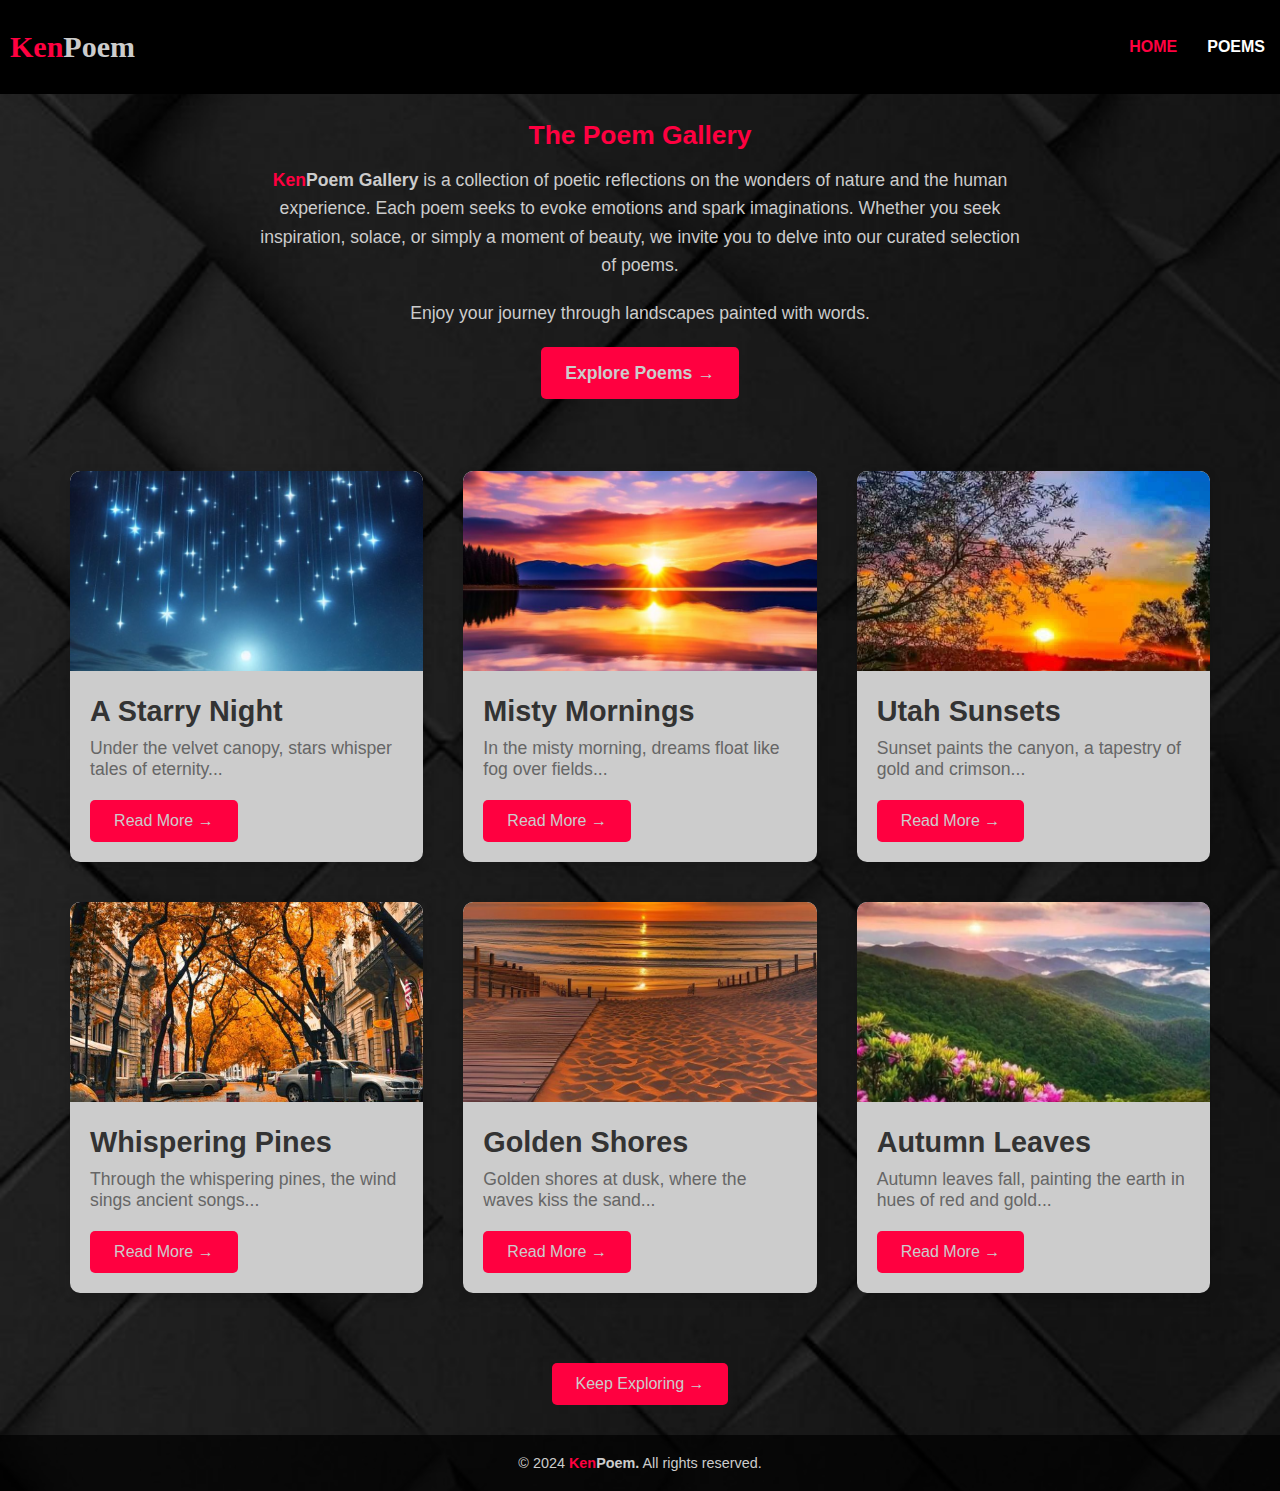
<file: index.html>
<!DOCTYPE html>
<html lang="en">
<head>
    <meta charset="UTF-8">
    <meta name="viewport" content="width=device-width, initial-scale=1.0">
    <title>KenPoem - Explore Poems</title>
    <link rel="stylesheet" href="styles.css">
    <script>
        document.addEventListener('DOMContentLoaded', function() {
            const mobileMenu = document.getElementById('mobile-menu');
            const menuIcon = document.getElementById('menu-icon');
            const menuItems = mobileMenu.querySelector('ul');
        
            menuIcon.addEventListener('click', function() {
                menuItems.classList.toggle('active');
            });
        });
    </script>
</head>
<body>
    <header>
        <div class="logo">
            <!-- <img src="images/icon.png" alt="Your Logo"> -->
             <p><span>Ken</span>Poem</p>
        </div>
        <nav id="mobile-menu">
            <div id="menu-icon">
                <div class="bar bar1"></div>
                <div class="bar bar2"></div>
                <div class="bar bar3"></div>
            </div>
            <ul>
                <li><a href="index.html" class="current">Home</a></li>
                <li><a href="poems.html">Poems</a></li>
            </ul>
        </nav>
    </header>
    

    <div class="intro">
        <h2>The Poem Gallery</h2>
        <p><b><span style="color: #ff0040;">Ken</span>Poem Gallery</b> is a collection of poetic reflections on the wonders of nature and the human experience. Each poem seeks to evoke emotions and spark imaginations. Whether you seek inspiration, solace, or simply a moment of beauty, we invite you to delve into our curated selection of poems.</p>
        <p>Enjoy your journey through landscapes painted with words.</p>
        <a href="#poems" class="read-more-btn">Explore Poems →</a>
    </div>

    <div class="card-container" id="poems">
        <div class="card">
            <img src="/images/47.jpeg" alt="Poem 1 Image">
            <div class="card-content">
                <h2>A Starry Night</h2>
                <p>Under the velvet canopy, stars whisper tales of eternity...</p>
                <a href="#" class="read-more-btn">Read More →</a>
            </div>
        </div>
        <div class="card">
            <img src="/images/36.jpeg" alt="Poem 2 Image">
            <div class="card-content">
                <h2>Misty Mornings</h2>
                <p>In the misty morning, dreams float like fog over fields...</p>
                <a href="#" class="read-more-btn">Read More →</a>
            </div>
        </div>
        <div class="card">
            <img src="images/9.jpeg" alt="Poem 3 Image">
            <div class="card-content">
                <h2>Utah Sunsets</h2>
                <p>Sunset paints the canyon, a tapestry of gold and crimson...</p>
                <a href="#" class="read-more-btn">Read More →</a>
            </div>
        </div>
        <div class="card">
            <img src="images/29.jpeg" alt="Poem 4 Image">
            <div class="card-content">
                <h2>Whispering Pines</h2>
                <p>Through the whispering pines, the wind sings ancient songs...</p>
                <a href="#" class="read-more-btn">Read More →</a>
            </div>
        </div>
        <div class="card">
            <img src="images/38.jpeg" alt="Poem 5 Image">
            <div class="card-content">
                <h2>Golden Shores</h2>
                <p>Golden shores at dusk, where the waves kiss the sand...</p>
                <a href="#" class="read-more-btn">Read More →</a>
            </div>
        </div>
        <div class="card">
            <img src="images/40.jpeg" alt="Poem 6 Image">
            <div class="card-content">
                <h2>Autumn Leaves</h2>
                <p>Autumn leaves fall, painting the earth in hues of red and gold...</p>
                <a href="#" class="read-more-btn">Read More →</a>
            </div>
        </div>
    </div>

    <a href="poems.html" class="read-more-btn" style="margin: 30px auto;">Keep Exploring →</a>

    <footer class="footer">
        <div class="footer-content">
            <p>&copy; 2024 <b><span style="color: #ff0040;">Ken</span>Poem.</b> All rights reserved.</p>
        </div>
    </footer>
    <script>
        document.addEventListener("DOMContentLoaded", function() {
            const exploreBtn = document.querySelector('.read-more-btn');

            exploreBtn.addEventListener('click', function(event) {
                event.preventDefault();
                const targetId = this.getAttribute('href').substring(1);
                const targetElement = document.getElementById(targetId);
                const offsetTop = targetElement.offsetTop;
                
                window.scrollTo({
                    top: offsetTop,
                    behavior: 'smooth'
                });
            });
        });
    </script>
</body>
</html>
</file>
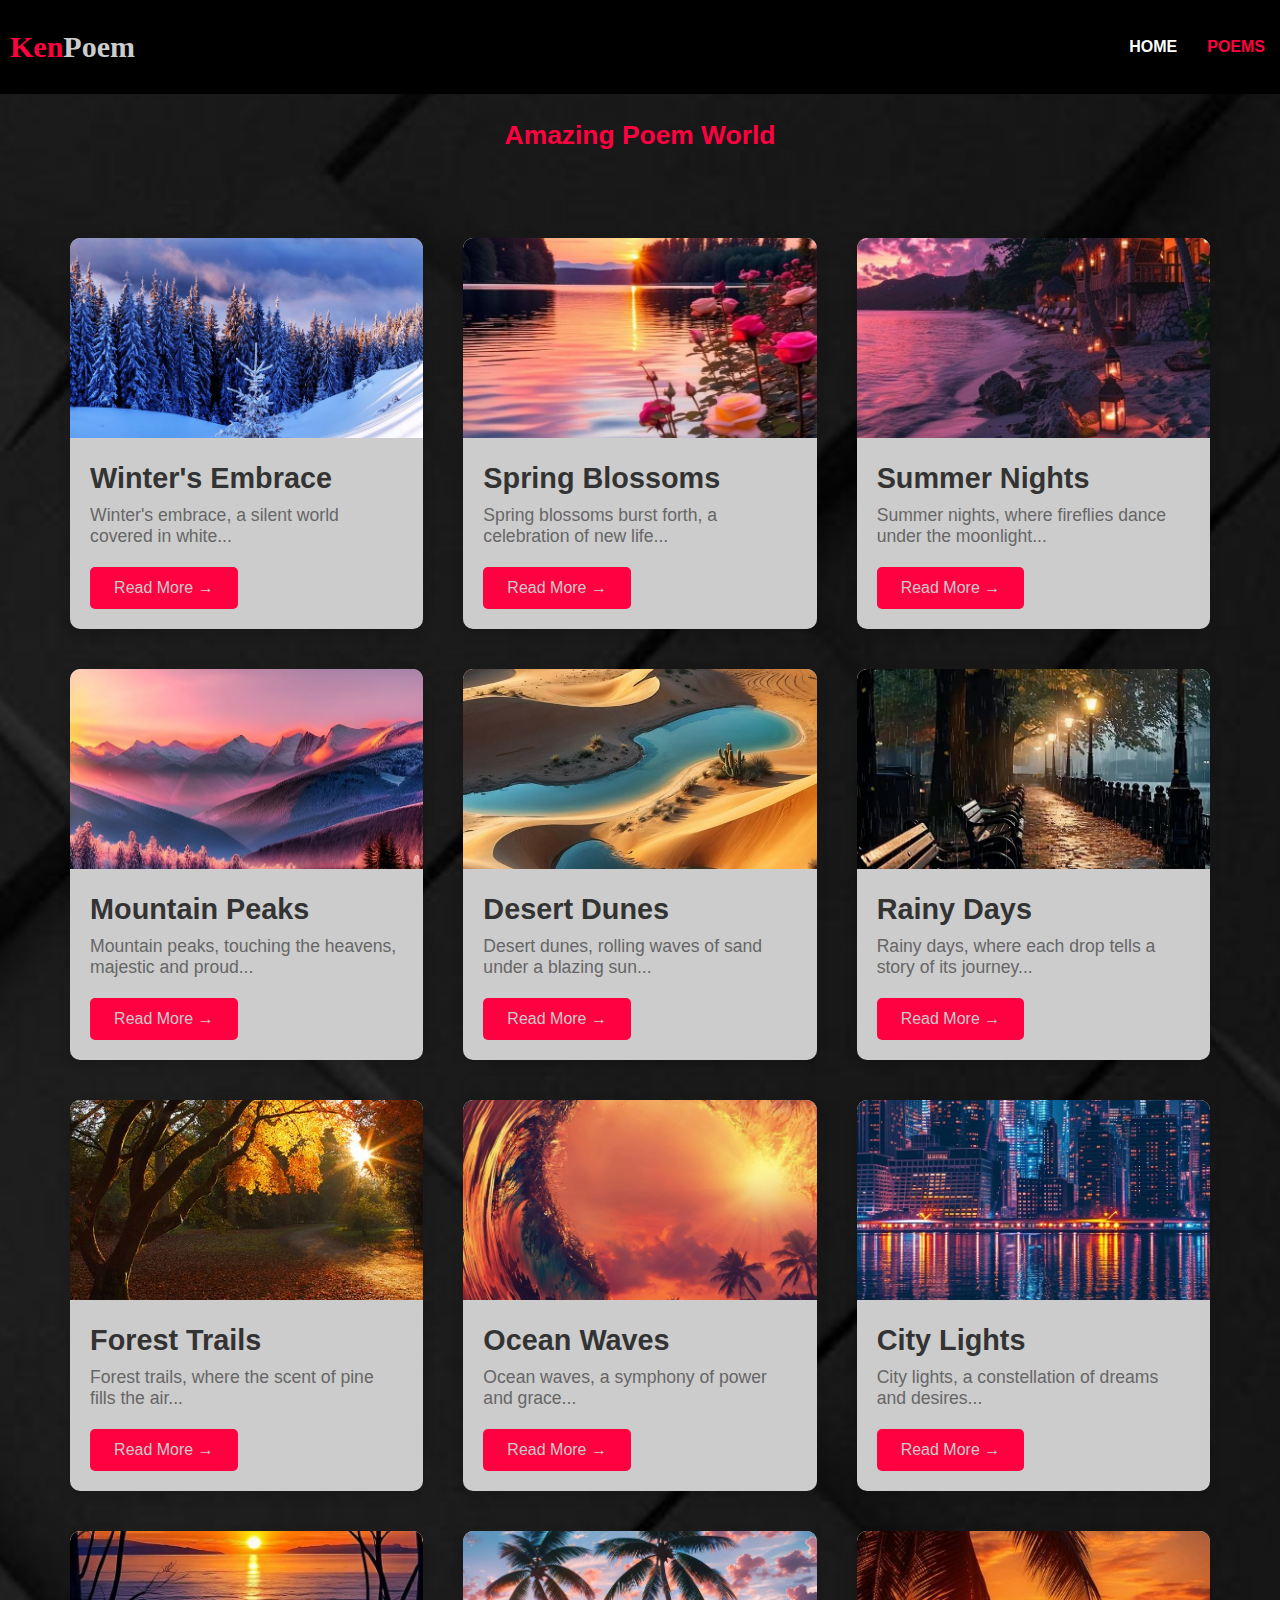
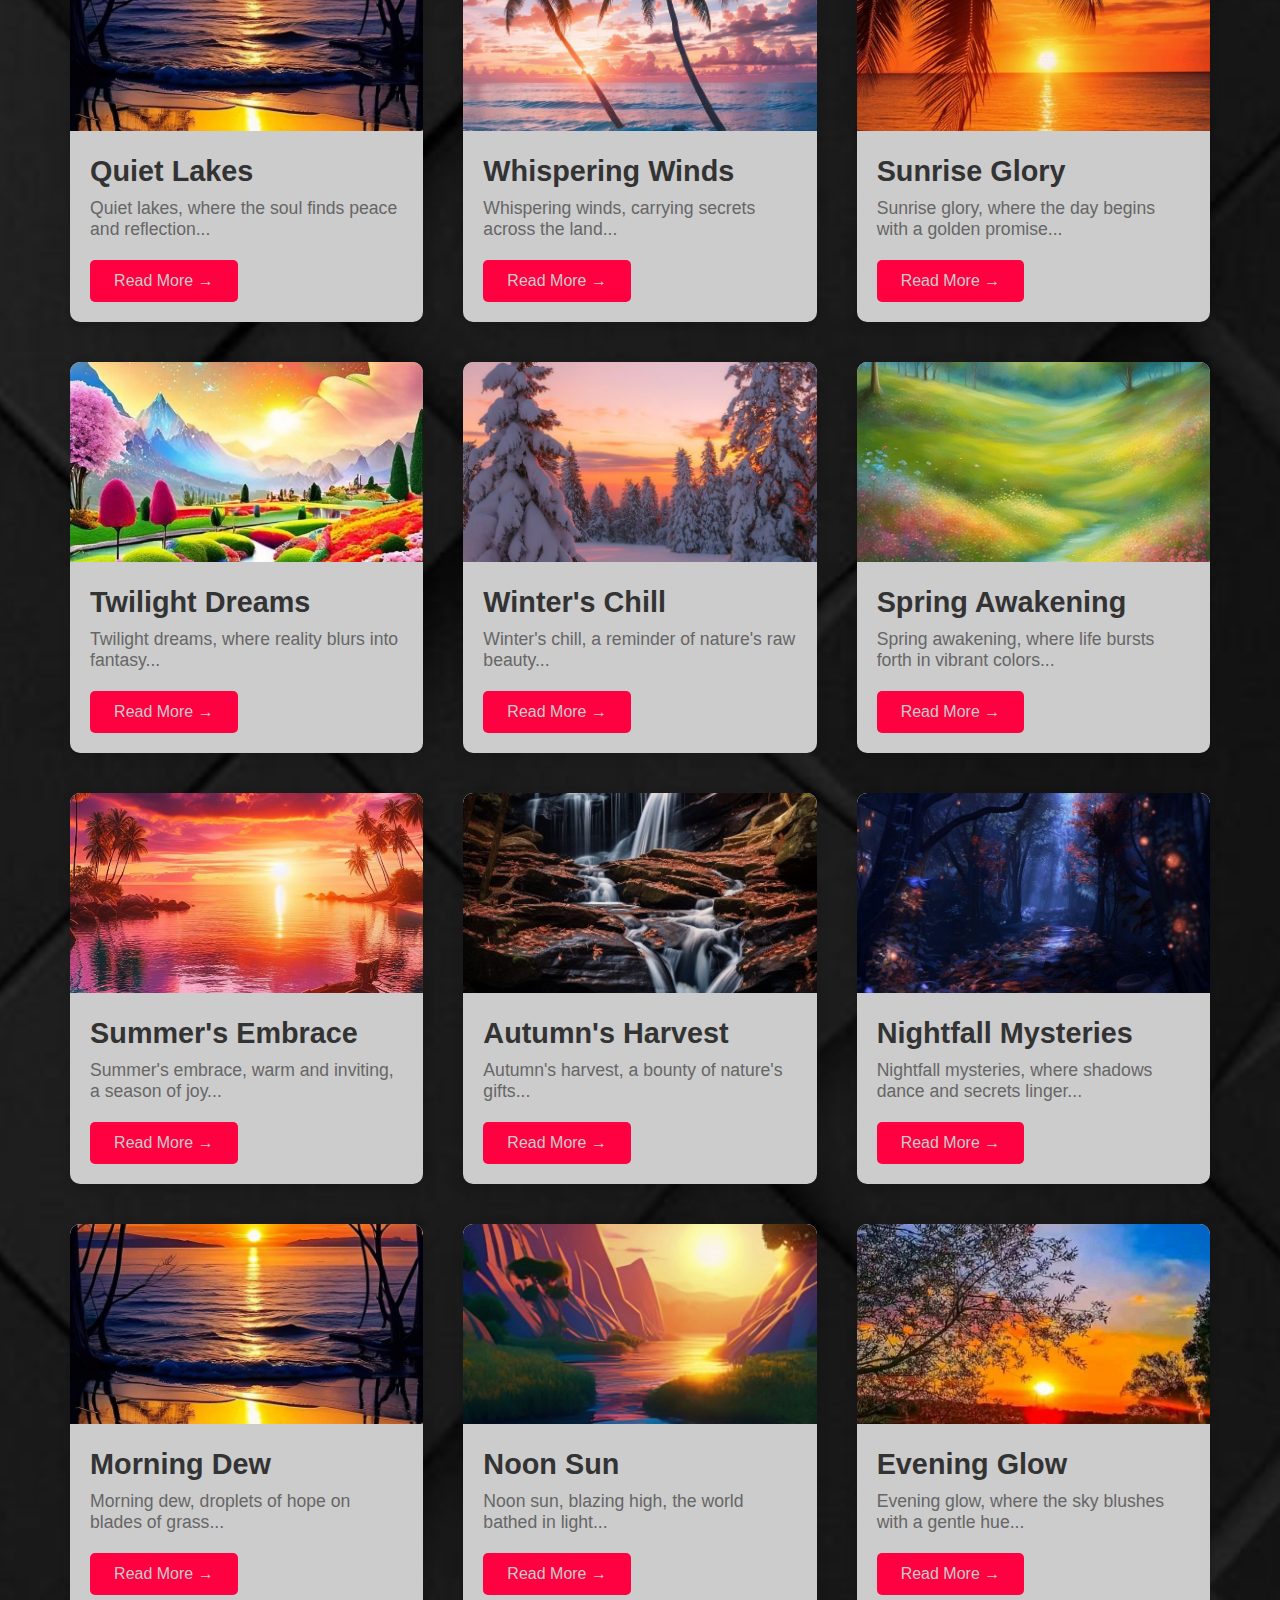
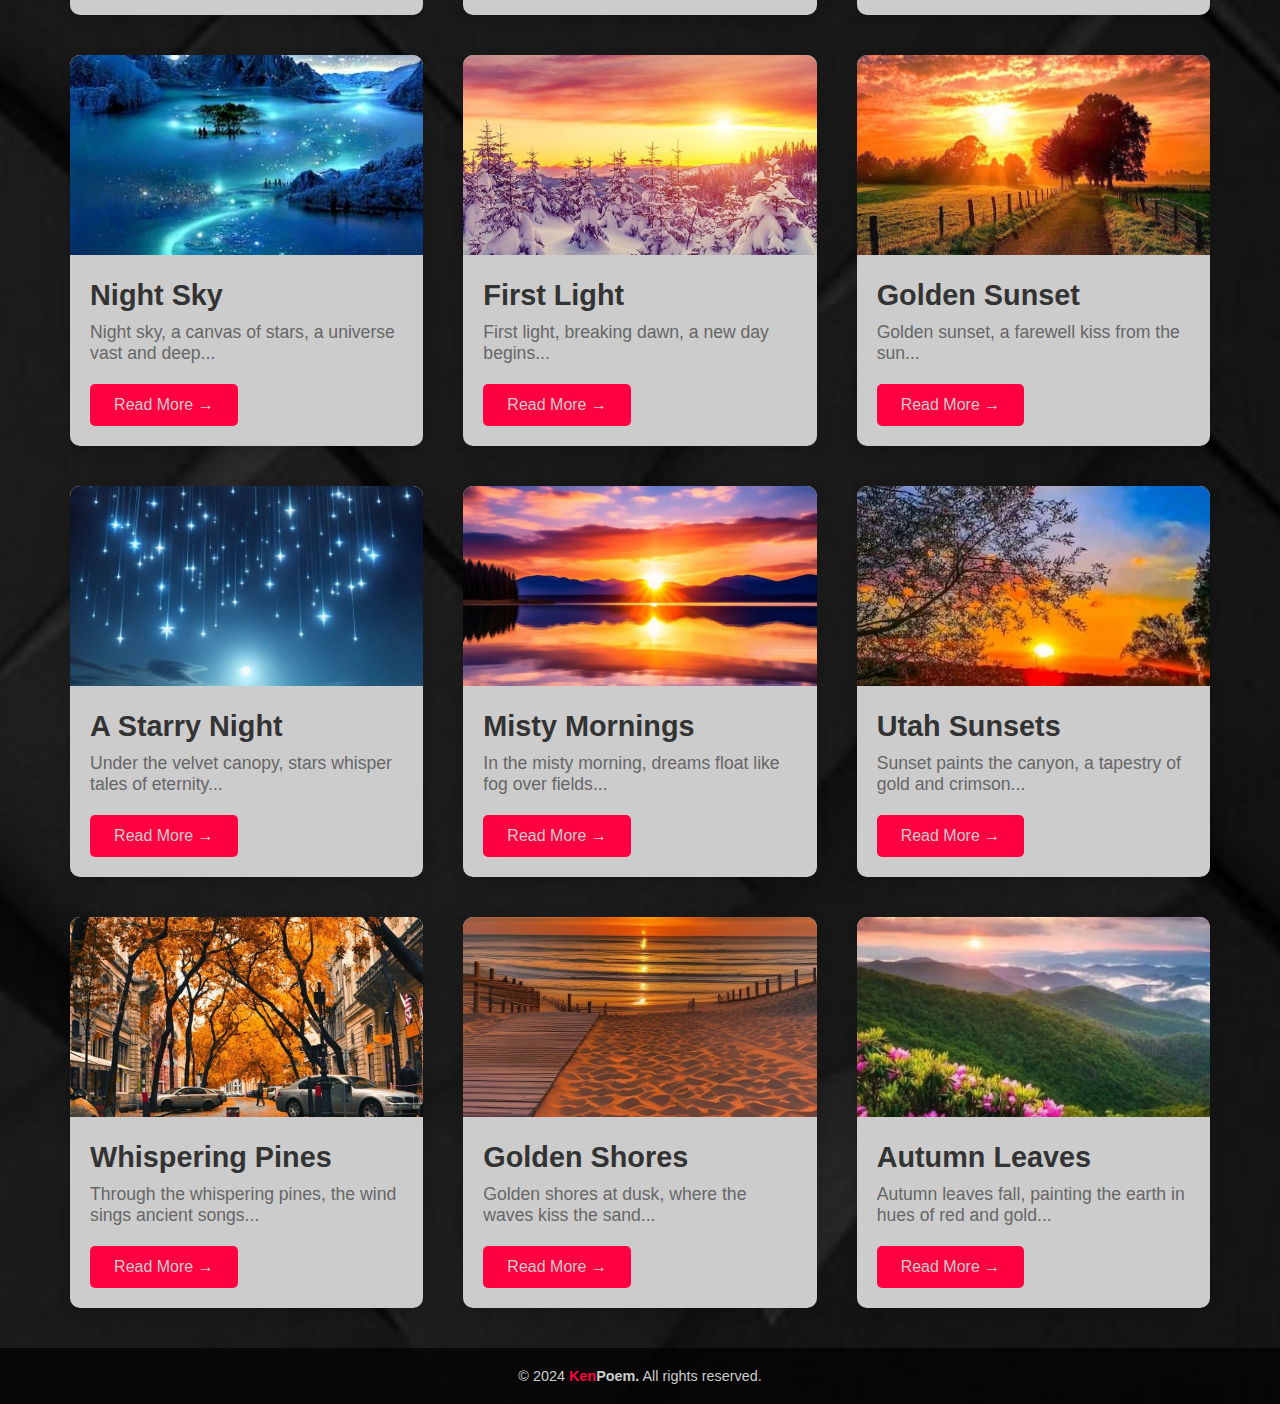
<file: poems.html>
<!DOCTYPE html>
<html lang="en">
<head>
    <meta charset="UTF-8">
    <meta name="viewport" content="width=device-width, initial-scale=1.0">
    <title>KenPoem - Explore Poems</title>
    <link rel="stylesheet" href="styles.css">
    <script>
        document.addEventListener('DOMContentLoaded', function() {
            const mobileMenu = document.getElementById('mobile-menu');
            const menuIcon = document.getElementById('menu-icon');
            const menuItems = mobileMenu.querySelector('ul');
        
            menuIcon.addEventListener('click', function() {
                menuItems.classList.toggle('active');
            });
        });
    </script>
</head>
<body>
    <header>
        <div class="logo">
            <!-- <img src="images/icon.png" alt="Your Logo"> -->
             <p><span>Ken</span>Poem</p>
        </div>
        <nav id="mobile-menu">
            <div id="menu-icon">
                <div class="bar bar1"></div>
                <div class="bar bar2"></div>
                <div class="bar bar3"></div>
            </div>
            <ul>
                <li><a href="index.html">Home</a></li>
                <li><a href="poems.html" class="current">Poems</a></li>
            </ul>
        </nav>
    </header>
    

    <div class="intro">
        <h2 style="font-family: 'Trebuchet MS', sans-serif;">Amazing Poem World</h2>
    </div>

    <div class="card-container" id="poems">
        <div class="card">
            <img src="images/44.jpeg" alt="Poem 7 Image">
            <div class="card-content">
                <h2>Winter's Embrace</h2>
                <p>Winter's embrace, a silent world covered in white...</p>
                <a href="#" class="read-more-btn">Read More →</a>
            </div>
        </div>
        <div class="card">
            <img src="images/3.jpeg" alt="Poem 8 Image">
            <div class="card-content">
                <h2>Spring Blossoms</h2>
                <p>Spring blossoms burst forth, a celebration of new life...</p>
                <a href="#" class="read-more-btn">Read More →</a>
            </div>
        </div>
        <div class="card">
            <img src="images/6.jpeg" alt="Poem 9 Image">
            <div class="card-content">
                <h2>Summer Nights</h2>
                <p>Summer nights, where fireflies dance under the moonlight...</p>
                <a href="#" class="read-more-btn">Read More →</a>
            </div>
        </div>
        <div class="card">
            <img src="images/45.jpeg" alt="Poem 10 Image">
            <div class="card-content">
                <h2>Mountain Peaks</h2>
                <p>Mountain peaks, touching the heavens, majestic and proud...</p>
                <a href="#" class="read-more-btn">Read More →</a>
            </div>
        </div>
        <div class="card">
            <img src="images/46.jpeg" alt="Poem 11 Image">
            <div class="card-content">
                <h2>Desert Dunes</h2>
                <p>Desert dunes, rolling waves of sand under a blazing sun...</p>
                <a href="#" class="read-more-btn">Read More →</a>
            </div>
        </div>
        <div class="card">
            <img src="images/24.jpeg" alt="Poem 12 Image">
            <div class="card-content">
                <h2>Rainy Days</h2>
                <p>Rainy days, where each drop tells a story of its journey...</p>
                <a href="#" class="read-more-btn">Read More →</a>
            </div>
        </div>
        <div class="card">
            <img src="images/22.jpeg" alt="Poem 13 Image">
            <div class="card-content">
                <h2>Forest Trails</h2>
                <p>Forest trails, where the scent of pine fills the air...</p>
                <a href="#" class="read-more-btn">Read More →</a>
            </div>
        </div>
        <div class="card">
            <img src="images/48.jpeg" alt="Poem 14 Image">
            <div class="card-content">
                <h2>Ocean Waves</h2>
                <p>Ocean waves, a symphony of power and grace...</p>
                <a href="#" class="read-more-btn">Read More →</a>
            </div>
        </div>
        <div class="card">
            <img src="images/51.jpeg" alt="Poem 15 Image">
            <div class="card-content">
                <h2>City Lights</h2>
                <p>City lights, a constellation of dreams and desires...</p>
                <a href="#" class="read-more-btn">Read More →</a>
            </div>
        </div>
        <div class="card">
            <img src="images/7.jpeg" alt="Poem 16 Image">
            <div class="card-content">
                <h2>Quiet Lakes</h2>
                <p>Quiet lakes, where the soul finds peace and reflection...</p>
                <a href="#" class="read-more-btn">Read More →</a>
            </div>
        </div>
        <div class="card">
            <img src="images/16.jpeg" alt="Poem 17 Image">
            <div class="card-content">
                <h2>Whispering Winds</h2>
                <p>Whispering winds, carrying secrets across the land...</p>
                <a href="#" class="read-more-btn">Read More →</a>
            </div>
        </div>
        <div class="card">
            <img src="images/4.jpeg" alt="Poem 18 Image">
            <div class="card-content">
                <h2>Sunrise Glory</h2>
                <p>Sunrise glory, where the day begins with a golden promise...</p>
                <a href="#" class="read-more-btn">Read More →</a>
            </div>
        </div>
        <div class="card">
            <img src="images/52.jpeg" alt="Poem 19 Image">
            <div class="card-content">
                <h2>Twilight Dreams</h2>
                <p>Twilight dreams, where reality blurs into fantasy...</p>
                <a href="#" class="read-more-btn">Read More →</a>
            </div>
        </div>
        <div class="card">
            <img src="images/31.jpeg" alt="Poem 20 Image">
            <div class="card-content">
                <h2>Winter's Chill</h2>
                <p>Winter's chill, a reminder of nature's raw beauty...</p>
                <a href="#" class="read-more-btn">Read More →</a>
            </div>
        </div>
        <div class="card">
            <img src="images/53.jpeg" alt="Poem 21 Image">
            <div class="card-content">
                <h2>Spring Awakening</h2>
                <p>Spring awakening, where life bursts forth in vibrant colors...</p>
                <a href="#" class="read-more-btn">Read More →</a>
            </div>
        </div>
        <div class="card">
            <img src="images/54.jpeg" alt="Poem 22 Image">
            <div class="card-content">
                <h2>Summer's Embrace</h2>
                <p>Summer's embrace, warm and inviting, a season of joy...</p>
                <a href="#" class="read-more-btn">Read More →</a>
            </div>
        </div>
        <div class="card">
            <img src="images/55.jpeg" alt="Poem 23 Image">
            <div class="card-content">
                <h2>Autumn's Harvest</h2>
                <p>Autumn's harvest, a bounty of nature's gifts...</p>
                <a href="#" class="read-more-btn">Read More →</a>
            </div>
        </div>
        <div class="card">
            <img src="images/56.jpeg" alt="Poem 24 Image">
            <div class="card-content">
                <h2>Nightfall Mysteries</h2>
                <p>Nightfall mysteries, where shadows dance and secrets linger...</p>
                <a href="#" class="read-more-btn">Read More →</a>
            </div>
        </div>
        <div class="card">
            <img src="images/7.jpeg" alt="Poem 25 Image">
            <div class="card-content">
                <h2>Morning Dew</h2>
                <p>Morning dew, droplets of hope on blades of grass...</p>
                <a href="#" class="read-more-btn">Read More →</a>
            </div>
        </div>
        <div class="card">
            <img src="images/50.jpeg" alt="Poem 26 Image">
            <div class="card-content">
                <h2>Noon Sun</h2>
                <p>Noon sun, blazing high, the world bathed in light...</p>
                <a href="#" class="read-more-btn">Read More →</a>
            </div>
        </div>
        <div class="card">
            <img src="images/9.jpeg" alt="Poem 27 Image">
            <div class="card-content">
                <h2>Evening Glow</h2>
                <p>Evening glow, where the sky blushes with a gentle hue...</p>
                <a href="#" class="read-more-btn">Read More →</a>
            </div>
        </div>
        <div class="card">
            <img src="images/49.jpeg" alt="Poem 28 Image">
            <div class="card-content">
                <h2>Night Sky</h2>
                <p>Night sky, a canvas of stars, a universe vast and deep...</p>
                <a href="#" class="read-more-btn">Read More →</a>
            </div>
        </div>
        <div class="card">
            <img src="images/28.jpeg" alt="Poem 29 Image">
            <div class="card-content">
                <h2>First Light</h2>
                <p>First light, breaking dawn, a new day begins...</p>
                <a href="#" class="read-more-btn">Read More →</a>
            </div>
        </div>
        <div class="card">
            <img src="images/5.jpeg" alt="Poem 30 Image">
            <div class="card-content">
                <h2>Golden Sunset</h2>
                <p>Golden sunset, a farewell kiss from the sun...</p>
                <a href="#" class="read-more-btn">Read More →</a>
            </div>
        </div>
        <div class="card">
            <img src="/images/47.jpeg" alt="Poem 1 Image">
            <div class="card-content">
                <h2>A Starry Night</h2>
                <p>Under the velvet canopy, stars whisper tales of eternity...</p>
                <a href="#" class="read-more-btn">Read More →</a>
            </div>
        </div>
        <div class="card">
            <img src="/images/36.jpeg" alt="Poem 2 Image">
            <div class="card-content">
                <h2>Misty Mornings</h2>
                <p>In the misty morning, dreams float like fog over fields...</p>
                <a href="#" class="read-more-btn">Read More →</a>
            </div>
        </div>
        <div class="card">
            <img src="images/9.jpeg" alt="Poem 3 Image">
            <div class="card-content">
                <h2>Utah Sunsets</h2>
                <p>Sunset paints the canyon, a tapestry of gold and crimson...</p>
                <a href="#" class="read-more-btn">Read More →</a>
            </div>
        </div>
        <div class="card">
            <img src="images/29.jpeg" alt="Poem 4 Image">
            <div class="card-content">
                <h2>Whispering Pines</h2>
                <p>Through the whispering pines, the wind sings ancient songs...</p>
                <a href="#" class="read-more-btn">Read More →</a>
            </div>
        </div>
        <div class="card">
            <img src="images/38.jpeg" alt="Poem 5 Image">
            <div class="card-content">
                <h2>Golden Shores</h2>
                <p>Golden shores at dusk, where the waves kiss the sand...</p>
                <a href="#" class="read-more-btn">Read More →</a>
            </div>
        </div>
        <div class="card">
            <img src="images/40.jpeg" alt="Poem 6 Image">
            <div class="card-content">
                <h2>Autumn Leaves</h2>
                <p>Autumn leaves fall, painting the earth in hues of red and gold...</p>
                <a href="#" class="read-more-btn">Read More →</a>
            </div>
        </div>
    </div>

    <footer class="footer">
        <div class="footer-content">
            <p>&copy; 2024 <b><span style="color: #ff0040;">Ken</span>Poem.</b> All rights reserved.</p>
        </div>
    </footer>
    <script>
        document.addEventListener("DOMContentLoaded", function() {
            const exploreBtn = document.querySelector('.read-more-btn');

            exploreBtn.addEventListener('click', function(event) {
                event.preventDefault();
                const targetId = this.getAttribute('href').substring(1);
                const targetElement = document.getElementById(targetId);
                const offsetTop = targetElement.offsetTop;
                
                window.scrollTo({
                    top: offsetTop,
                    behavior: 'smooth'
                });
            });
        });
    </script>
</body>
</html>
</file>
<file: styles.css>
/* Reset and General Styles */

* {
    margin: 0;
    padding: 0;
    box-sizing: border-box;
}

    body {
        font-family: 'Roboto', Arial, sans-serif; /* Added Google Font 'Roboto' */
        background-image: url('images/14.jpeg'); /* Replace with your image path */
        background-size: cover;
        background-position: center;
        color: #ccc;
        margin: 0;
        padding: 0;
        display: flex;
        justify-content: center;
        align-items: center;
        min-height: 100vh; /* Ensure full viewport height */
        flex-direction: column; /* Updated flex direction for body */
    }

    .current {
        color: #ff0040;
    }

    .current:hover {
        color: #d6214e;
    }

    /* Header Styles */
    
    header {
        background: #000;
        padding: 20px 0;
        position: relative;
        top: 0;
        width: 100%;
        display: flex;
        justify-content: space-between;
        align-items: center;
    }
    
    .logo p {
        font-size: 30px;
        font-weight: 600;
        font-family: Georgia, 'Times New Roman', Times, serif;
        padding: 10px;
    }

    .logo p span {
        color: #ff0040;
    }
    
    nav ul {
        list-style: none;
        display: flex;
        margin: 0;
        padding: 0;
    }
    
    nav ul li {
        margin: 0 15px;
    }
    
    nav ul li a {
        text-decoration: none;
        text-transform: uppercase;
        color: white;
        font-weight: bold;
    }

    nav ul li a:hover,
    nav ul li a:active {
        color: #ff0040;
    }
    
    #mobile-menu {
        display: none;
    }
    
    #menu-icon {
        display: block;
        cursor: pointer;
        padding: 10px;
    }
    
    .bar {
        width: 30px;
        height: 3px;
        background-color: white;
        margin: 6px 0;
        transition: 0.4s;
    }
    
    
    /* Media query for mobile view */
    @media screen and (max-width: 768px) {
        #mobile-menu {
            display: block;
        }
    
        nav ul {
            display: none;
            flex-direction: column;
            background: rgba(0, 0, 0, 0.7);
            position: absolute;
            top: 60px;
            right: 0;
            left: 0;
            z-index: 1;
            padding: 10px 0;
        }
    
        nav ul.active {
            display: flex;
            align-items: center;
        }
    
        nav ul li {
            margin: 15px;
        }
    
        #menu-icon {
            display: block;
        }
    
        #menu-icon.active .bar:nth-child(1) {
            transform: rotate(-45deg) translate(-5px, 6px);
        }
    
        #menu-icon.active .bar:nth-child(2) {
            opacity: 0;
        }
    
        #menu-icon.active .bar:nth-child(3) {
            transform: rotate(45deg) translate(-5px, -6px);
        }
    }
    
    /* Media queries for responsiveness */
    @media screen and (max-width: 768px) {
        /* Adjust the navigation menu for smaller screens */
        nav ul {
            flex-direction: column;
        }
    
        nav ul li {
            margin: 10px 0;
        }
    
        /* Adjust the logo size */
        .logo img {
            height: 40px;
        }
    }
    @media screen and (min-width: 769px) {
        #mobile-menu {
            display: block;
        }
    
        #menu-icon {
            display: none; /* Hide the hamburger icon on larger screens */
        }
        
        /* Ensure that the menu items are visible */
        #mobile-menu ul {
            display: flex;
        }
    }
    
    

    /* Introduction Section Styles */
    .intro {
        max-width: 800px;
        margin: 20px auto;
        text-align: center;
        font-size: 1.1em;
        line-height: 1.6;
        padding: 0 20px;
    }

    .intro h2 {
        font-size: 1.5em;
        margin-bottom: 10px;
        color: #ff0040;
    }

    .intro h2:hover {
        color: #d6214e;
        transform: scale(105%);
    }

    .intro p {
        margin-bottom: 20px;
    }

    .intro a {
        color: #ccc;
        text-decoration: none;
        font-weight: bold;
        transition: color 0.3s;
    }

    .intro a:hover {
        color: #ccc;
    }

    /* Card Container */
    .card-container {
        display: flex;
        flex-wrap: wrap;
        justify-content: center;
        gap: 20px;
        max-width: 1200px;
        margin: 20px 10px; /* Added margin for spacing */
        padding: 10px; /* Added padding */
        margin-top: 2rem;
    }

    /* Card Styles */
    .card {
        background-color: #ccc; /* White background */
        border-radius: 10px;
        box-shadow: 0 4px 12px rgba(0, 0, 0, 0.15); /* Enhanced box shadow */
        overflow: hidden;
        width: calc(33.33% - 40px);
        margin: 10px;
        transition: transform 0.3s ease-in-out, box-shadow 0.3s ease-in-out;
    }

    .card:hover {
        transform: translateY(-8px); /* Smoother hover effect */
        box-shadow: 0 6px 15px rgba(0, 0, 0, 0.2); /* Enhanced hover shadow */
    }

    .card img {
        width: 100%;
        height: 200px;
        object-fit: cover;
        border-top-left-radius: 10px;
        border-top-right-radius: 10px;
    }

    .card-content {
        padding: 20px;
    }

    .card-content h2 {
        margin: 0 0 10px;
        font-size: 1.8em; /* Larger heading */
        color: #333; /* Darker text color */
    }

    .card-content p {
        margin: 0 0 20px;
        color: #666; /* Lighter text color */
        font-size: 1.1em; /* Slightly larger font size */
    }

    .read-more-btn {
        display: inline-block;
        padding: 12px 24px; /* Slightly larger button */
        background-color: #ff0040;
        color: #ccc;
        border-radius: 5px;
        text-decoration: none;
        transition: background-color 0.2s;
    }

    .read-more-btn:hover,
    .read-more-btn:active {
        background-color: #d6214e; /* Darker hover color */
        transform: scale(1.05);
    }

    /* Footer Styles */
    .footer {
        background: rgba(0, 0, 0, 0.7);
        color: #ccc;
        text-align: center;
        padding: 20px 0;
        width: 100%;
        position: relative;
        bottom: 0;
    }

    .footer p {
        margin: 0;
        font-size: 0.9em;
    }
    
    /* Media Queries */
    @media (max-width: 1200px) {
        .card {
            width: calc(50% - 40px);
        }
    }

    @media (max-width: 768px) {
        .card {
            width: 100%;
        }
    }
</file>
